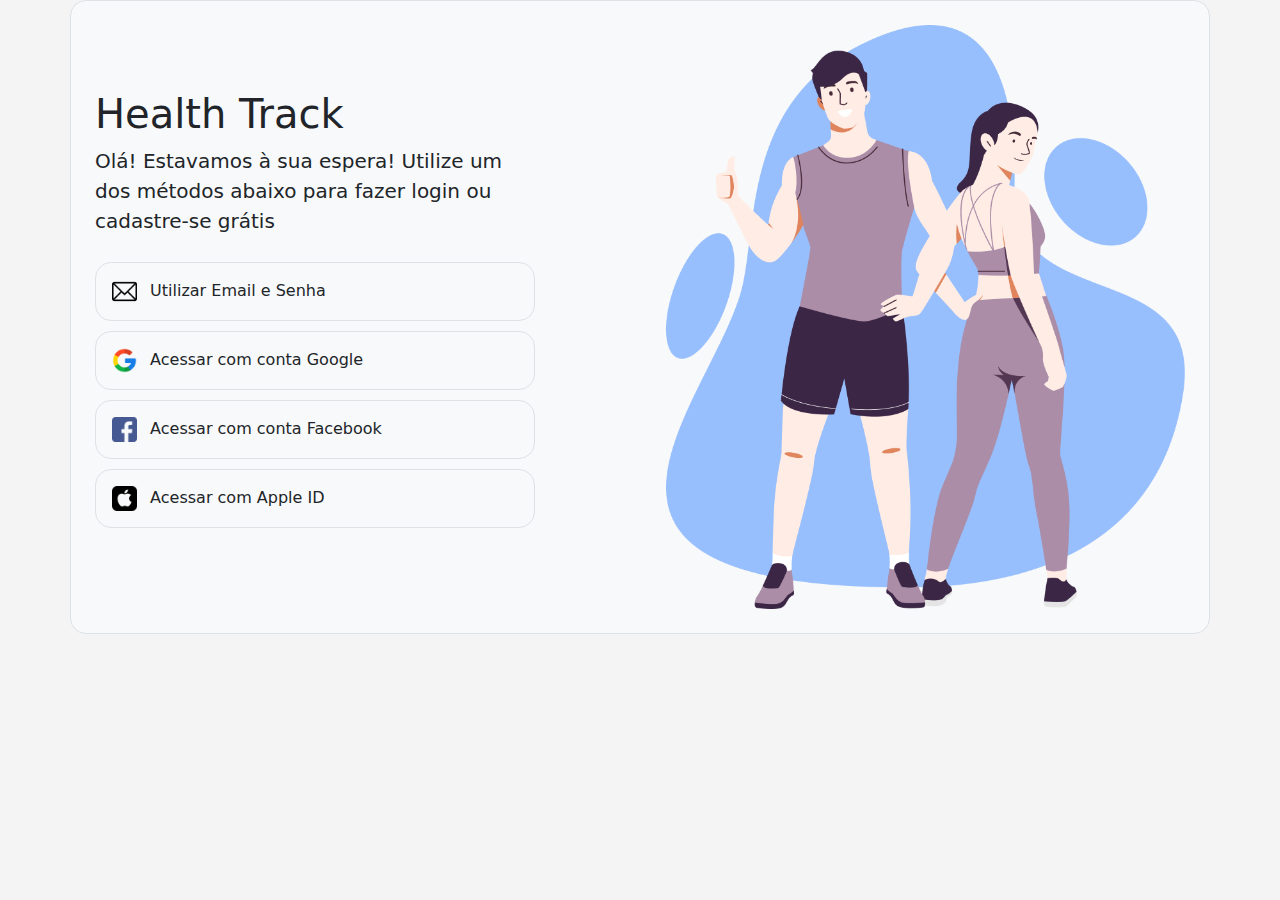
<file: index.html>
<!DOCTYPE html>
<html lang="en">

<head>
	<meta charset="UTF-8" />
	<meta name="viewport" content="width=device-width, initial-scale=1.0, user-scalable=no" />
	<meta http-equiv="X-UA-Compatible" content="ie=edge" />

	<link href="https://cdn.jsdelivr.net/npm/bootstrap@5.1.3/dist/css/bootstrap.min.css" rel="stylesheet" />
	<link href="./style.css" rel="stylesheet" />

	<title>Health Track ~ Acesso à plataforma</title>
</head>

<body>
	<div class="container p-4 border bg-light radius-4">

		<div class="row justify-content-between">
			<div class="d-flex order-md-1 col-xs-12 col-md-6 mb-md-0 mb-5">
				<img class="img-fluid" src="./images/draw-welcome.png" />
			</div>

			<div class="d-flex flex-column justify-content-center order-md-0 col-xs-12 col-md-5">
				<h1>Health Track</h1>
				<p class="lead">Olá! Estavamos à sua espera! Utilize um dos métodos abaixo para fazer login ou
					cadastre-se grátis</p>

				<!-- Social login buttons-->
				<ul class="social-icons-list">
					<li>
						<a href="login-mail.html" class="p-3 border radius-4 link-dark social-button">
							<img src="./images/icon-email.png" />
							<span class="m-2">Utilizar Email e Senha</span>
						</a>
					</li>
					<li>
						<a href="login-social.html" class="p-3 border radius-4 link-dark social-button">
							<img src="./images/icon-google.png" />
							<span class="m-2">Acessar com conta Google</span>
						</a>
					</li>
					<li>
						<a href="login-social.html" class="p-3 border radius-4 link-dark social-button">
							<img src="./images/icon-facebook.png" />
							<span class="m-2">Acessar com conta Facebook</span>
						</a>
					</li>
					<li>
						<a href="login-social.html" class="p-3 border radius-4 link-dark social-button">
							<img src="./images/icon-apple.png" />
							<span class="m-2">Acessar com Apple ID</span>
						</a>
					</li>
				</ul>
				<!-- / Social login buttons-->
			</div>
		</div>
	</div>
</body>

</html>
</file>
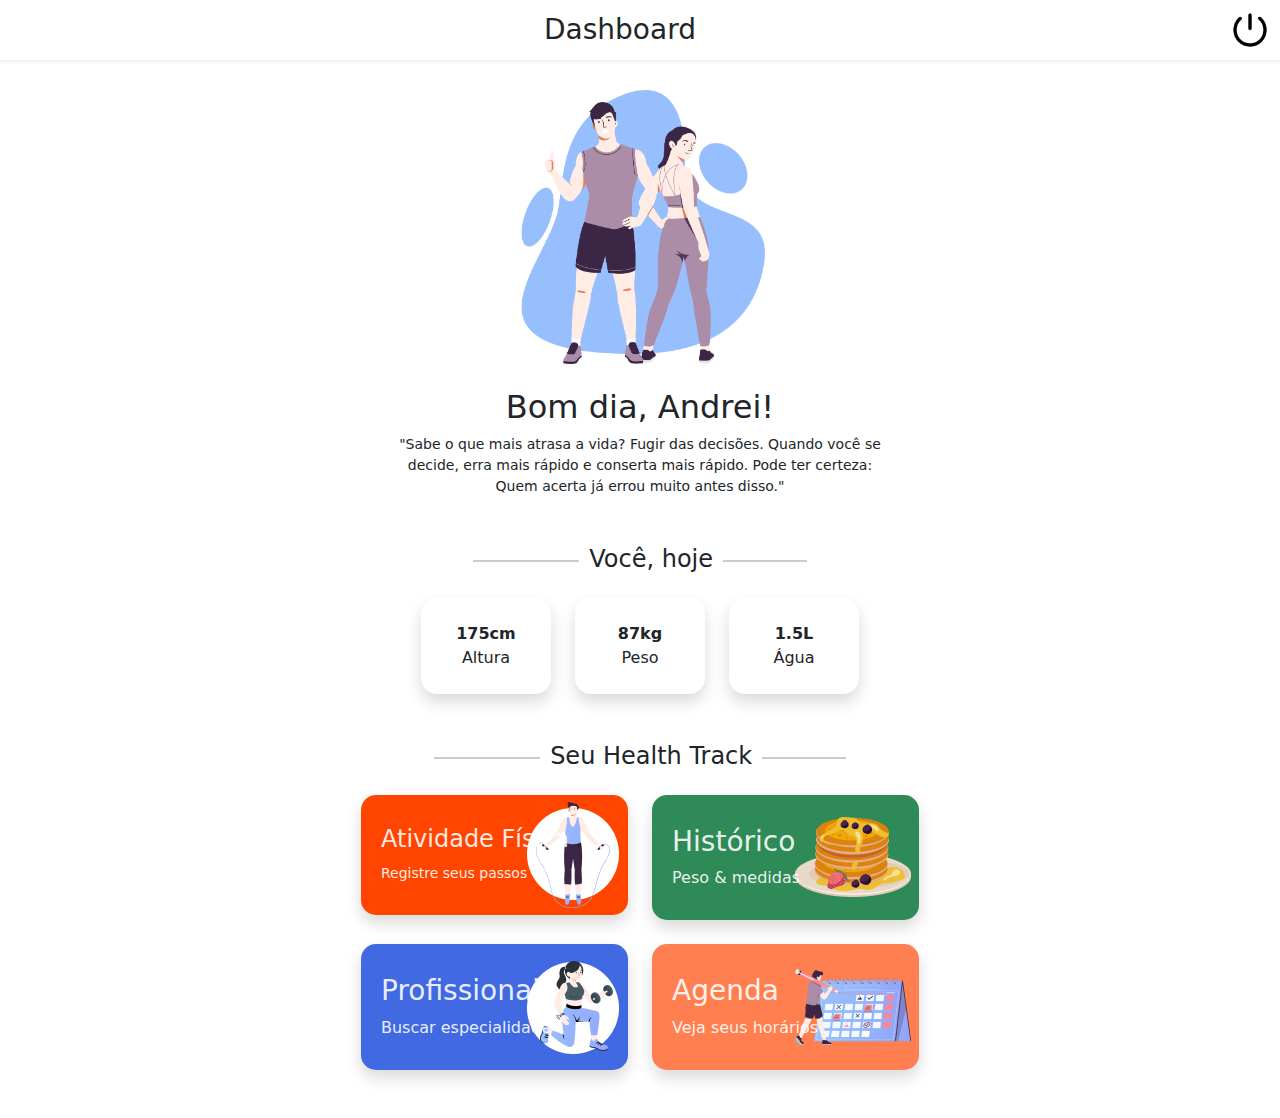
<file: dashboard.html>
<!DOCTYPE html>
<html lang="en">

<head>
    <meta charset="UTF-8" />
    <meta name="viewport" content="width=device-width, initial-scale=1.0, user-scalable=no" />
    <meta http-equiv="X-UA-Compatible" content="ie=edge" />

    <link href="https://cdn.jsdelivr.net/npm/bootstrap@5.1.3/dist/css/bootstrap.min.css" rel="stylesheet" />
    <link href="./style.css" rel="stylesheet" />

    <title>Health Track ~ Login</title>
</head>

<body>
    <main id="wrapper">

        <!-- app header -->
        <header id="app-nav" class="shadow-sm">
            <h1>Dashboard</h1>
            <a href="index.html"><img src="./images/icon-power.png" alt="Sair" /></a>
        </header>
        <!-- / app header -->

        <section id="inner-wrapper" class="container">
            <div class="col col-md-6 mx-auto d-flex flex-column">
                <img style="height:auto; width:250px" class="mx-auto" src="./images/draw-welcome.png" />

                <h2 class="mt-4 text-center">Bom dia, Andrei!</h2>
                <small class="text-center mb-5 mx-4">"Sabe o que mais atrasa a vida? Fugir das decisões. Quando você se
                    decide,
                    erra mais rápido e conserta mais rápido. Pode ter certeza: Quem acerta já errou muito antes disso."
                </small>

                <!-- Estatisticas-->
                <small class="separator text-center h4 mb-4">Você, hoje</small>
                <section class="row mx-2 mx-md-5 mb-4">
                    <div class="col mb-4">
                        <div class="radius-4 p-4 shadow text-center">
                            <b>175cm</b><br>
                            <span>Altura</span>
                        </div>
                    </div>

                    <div class="col mb-4">
                        <div class="radius-4 p-4 shadow text-center">
                            <b>87kg</b><br>
                            <span>Peso</span>
                        </div>
                    </div>

                    <div class="col mb-4">
                        <div class="radius-4 p-4 shadow text-center">
                            <b>1.5L</b><br>
                            <span>Água</span>
                        </div>
                    </div>
                </section>
                <!-- / Estatisticas-->

                <small class="separator text-center h4 mb-4">Seu Health Track</small>
                <div class="row">
                    <div class="col-xs-12 col-md-6 mb-4">
                        <div class="card-dashboard shadow card-activities">
                            <a href="atv_fisica/">
                                <p class="h4">Atividade Física </p>
                                <small>Registre seus passos</small>
                            </a>
                        </div>
                    </div>

                    <div class="col-xs-12 col-md-6 mb-4">
                        <div class="card-dashboard shadow card-weight">
                            <a href="#" onclick="alert('Em breve')">
                                <h3>Histórico</h3>
                                <span>Peso & medidas</span>
                            </a>
                        </div>
                    </div>
                </div>

                <div class="row mb-4">
                    <div class="col-xs-12 col-md-6 mb-4">
                        <div class="card-dashboard shadow card-professionals">
                            <a href="#" onclick="alert('Em breve')">
                                <h3>Profissionais</h3>
                                <span>Buscar especialidade</span>
                            </a>
                        </div>
                    </div>

                    <div class="col-xs-12 col-md-6 mb-4">
                        <div class="card-dashboard shadow card-calendar">
                            <a href="#" onclick="alert('Em breve')">
                                <h3>Agenda</h3>
                                <span>Veja seus horários</span>
                            </a>
                        </div>
                    </div>

                </div>
        </section>
    </main>
</body>

</html>
</file>
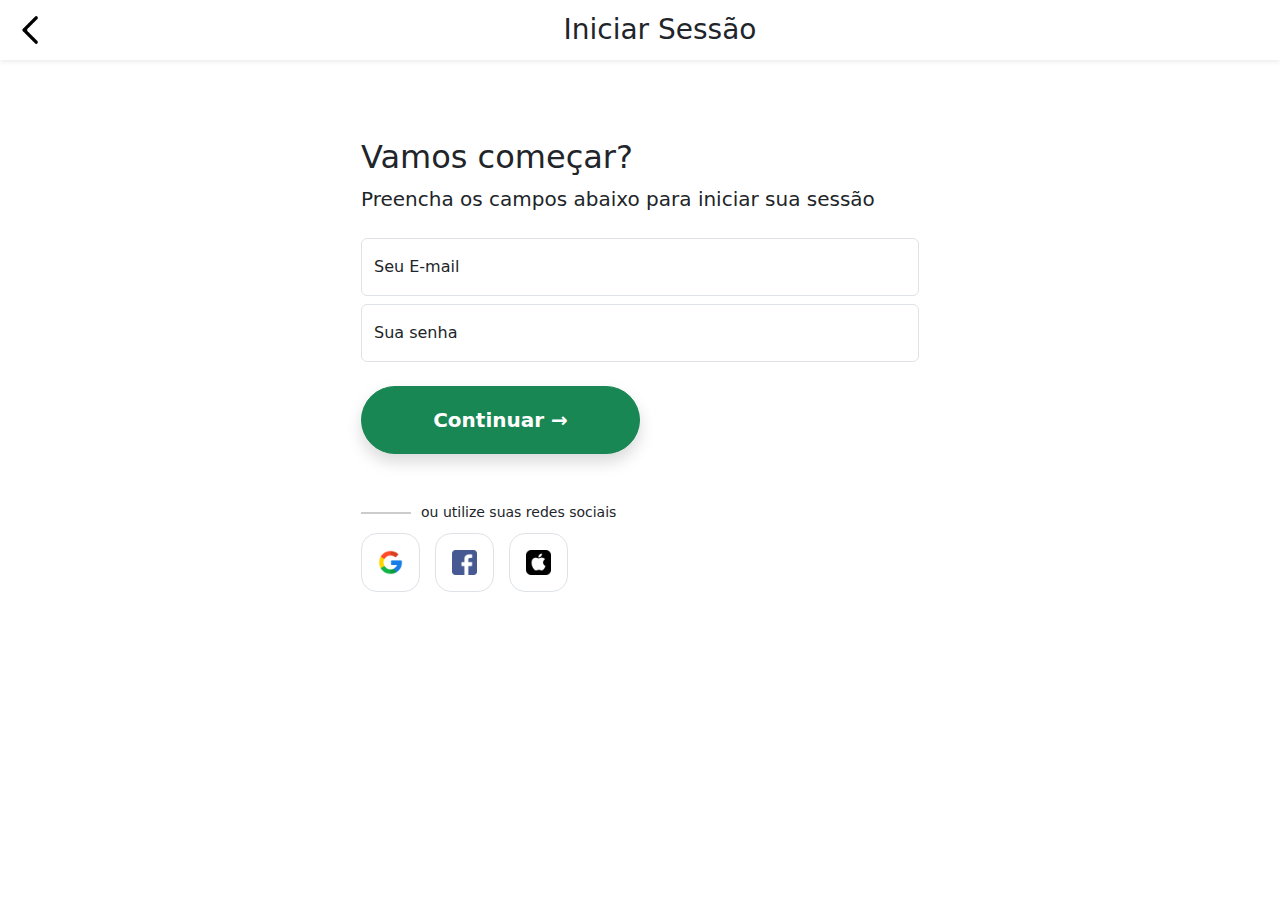
<file: login-mail.html>
<!DOCTYPE html>
<html lang="en">

<head>
    <meta charset="UTF-8" />
    <meta name="viewport" content="width=device-width, initial-scale=1.0, user-scalable=no" />
    <meta http-equiv="X-UA-Compatible" content="ie=edge" />

    <link href="https://cdn.jsdelivr.net/npm/bootstrap@5.1.3/dist/css/bootstrap.min.css" rel="stylesheet" />
    <link href="./style.css" rel="stylesheet" />

    <title>Health Track ~ Login</title>
</head>

<body>
    <main id="wrapper">

        <!-- app header -->
        <header id="app-nav" class="shadow-sm">
            <a href="index.html"><img src="./images/icon-back.png" alt="Voltar" /></a>
            <h1>Iniciar Sessão</h1>
        </header>
        <!-- / app header -->

        <section id="inner-wrapper" class="container">
            <div class="col col-md-6 mx-auto d-flex flex-column">
                <h2 class="mt-5">Vamos começar?</h2>
                <p class="lead">Preencha os campos abaixo para iniciar sua sessão</p>

                <!-- login form -->
                <form action="onboarding1.html" class="mb-5">
                    <div class="form-floating my-2">
                        <input required type="email" class="form-control" id="email" placeholder="Seu email">
                        <label for="email">Seu E-mail</label>
                    </div>

                    <div class="form-floating my-2">
                        <input required type="password" class="form-control" id="senha" placeholder="Senha">
                        <label for="senha">Sua senha</label>
                    </div>

                    <div class="d-grid col-6 mt-4">
                        <button class="btn btn-lg btn-success btn-pill shadow" type="submit">Continuar
                            &rarr;</button>
                    </div>
                </form>
                <!-- / login form -->

                <!-- Social login buttons-->
                <small class="separator-l">ou utilize suas redes sociais</small>
                <ul class="social-icons-list social-inline">
                    <li>
                        <a href="login-social.html" class="p-3 border radius-4 link-dark social-button">
                            <img src="./images/icon-google.png" />
                        </a>
                    </li>
                    <li>
                        <a href="login-social.html" class="p-3 border radius-4 link-dark social-button">
                            <img src="./images/icon-facebook.png" />
                        </a>
                    </li>
                    <li>
                        <a href="login-social.html" class="p-3 border radius-4 link-dark social-button">
                            <img src="./images/icon-apple.png" />
                        </a>
                    </li>
                </ul>
                <!-- / Social login buttons-->
            </div>
        </section>
    </main>
</body>

</html>
</file>
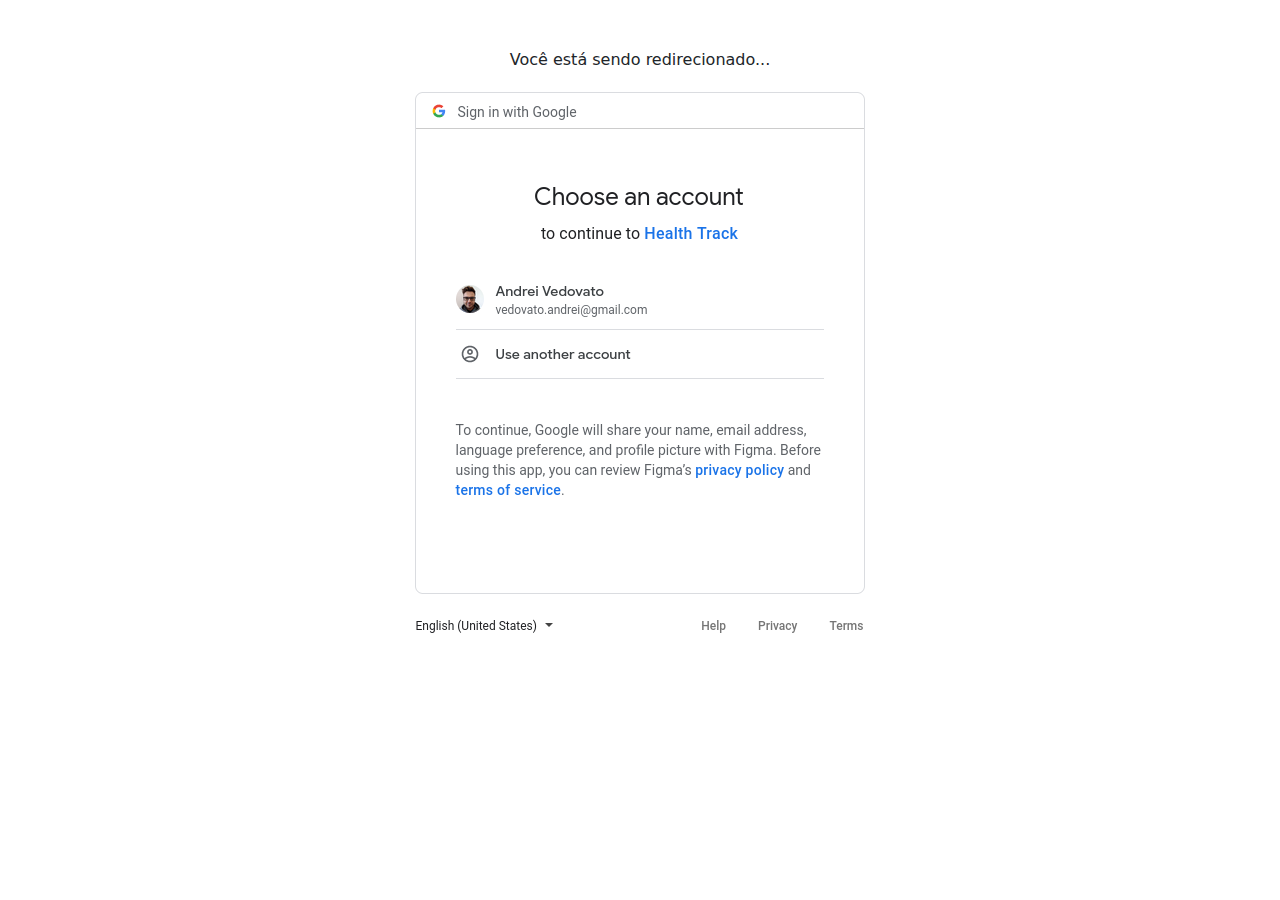
<file: login-social.html>
<!DOCTYPE html>
<html lang="en">

<head>
    <meta charset="UTF-8" />
    <meta name="viewport" content="width=device-width, initial-scale=1.0, user-scalable=no" />
    <meta http-equiv="refresh" content="2; url=onboarding.html" />
    <meta http-equiv="X-UA-Compatible" content="ie=edge" />

    <link href="https://cdn.jsdelivr.net/npm/bootstrap@5.1.3/dist/css/bootstrap.min.css" rel="stylesheet" />
    <link href="./style.css" rel="stylesheet" />

    <title>Health Track ~ Login Social</title>
</head>

<body style="background:white">
    <div class="d-flex justify-content-center">
        <div class="flex-column">
            <p class="text-center mt-5">Você está sendo redirecionado...</p>
            <img class="img-fluid" src="./images/demo-social-login.png" />
        </div>
    </div>
</body>

</html>
</file>
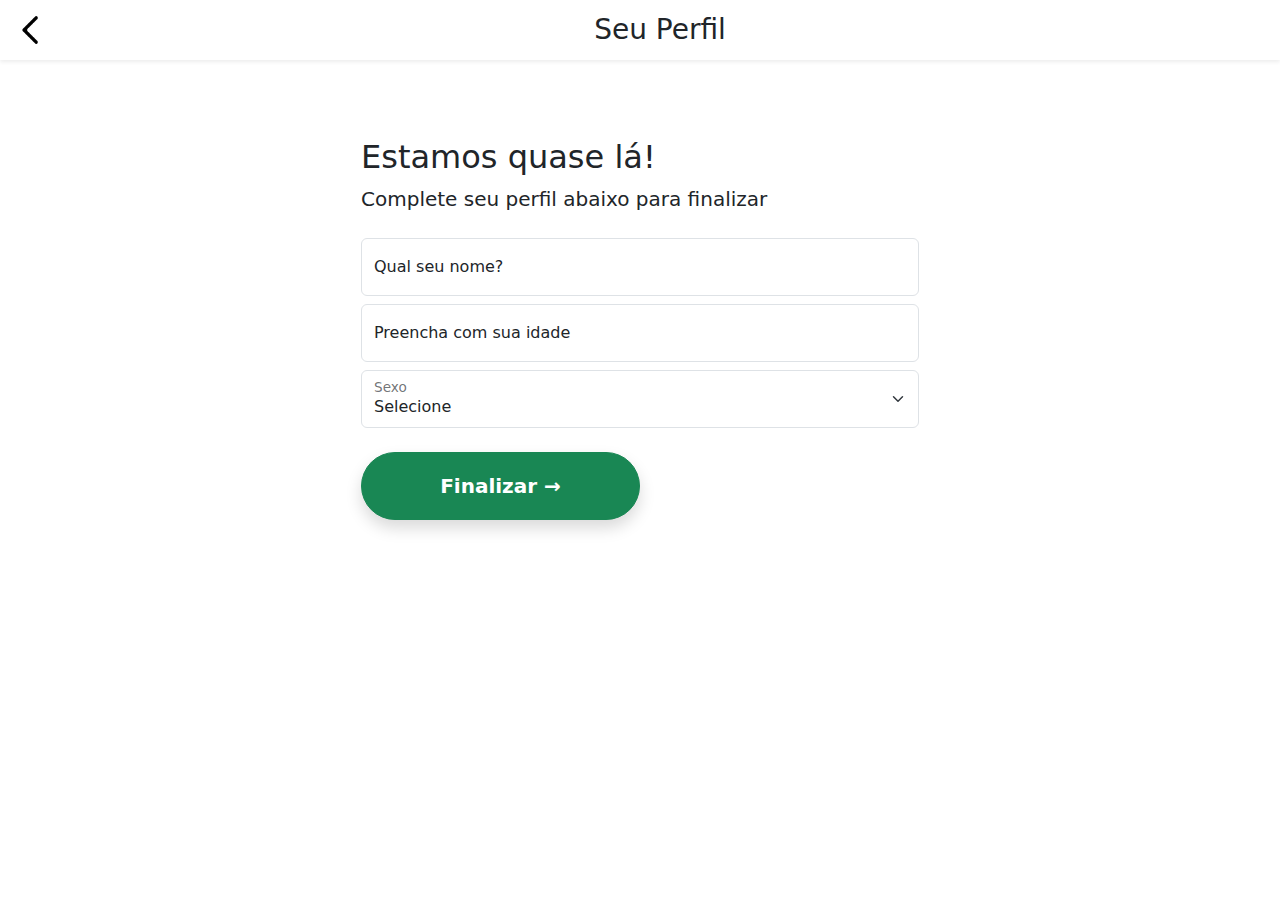
<file: onboarding.html>
<!DOCTYPE html>
<html lang="en">

<head>
    <meta charset="UTF-8" />
    <meta name="viewport" content="width=device-width, initial-scale=1.0, user-scalable=no" />
    <meta http-equiv="X-UA-Compatible" content="ie=edge" />

    <link href="https://cdn.jsdelivr.net/npm/bootstrap@5.1.3/dist/css/bootstrap.min.css" rel="stylesheet" />
    <link href="./style.css" rel="stylesheet" />

    <title>Health Track ~ Completar Perfil</title>
</head>

<body>
    <main id="wrapper">

        <!-- app header -->
        <header id="app-nav" class="shadow-sm">
            <a href="index.html"><img src="./images/icon-back.png" alt="Voltar" /></a>
            <h1>Seu Perfil</h1>
        </header>
        <!-- / app header -->

        <section id="inner-wrapper" class="container">
            <div class="col col-md-6 mx-auto d-flex flex-column">
                <h2 class="mt-5">Estamos quase lá!</h2>
                <p class="lead">Complete seu perfil abaixo para finalizar</p>

                <!-- form -->
                <form action="predashboard.html" class="mb-5">
                    <div class="form-floating my-2">
                        <input required type="text" class="form-control" id="name" placeholder />
                        <label for="name">Qual seu nome?</label>
                    </div>

                    <div class="form-floating my-2">
                        <input required type="number" min="18" class="form-control" id="name" placeholder />
                        <label for="name">Preencha com sua idade</label>
                    </div>

                    <div class="form-floating my-2">
                        <select name="sexo" class="form-select">
                            <option selected disabled>Selecione</option>
                            <option value="feminino">Feminino</option>
                            <option value="masculino">Masculino</option>
                            <option value="naoinformar">Não informar</option>
                        </select>
                        <label for="sexo">Sexo</label>
                    </div>

                    <div class="d-grid col-6 mt-4">
                        <button class="btn btn-lg btn-success btn-pill shadow" type="submit">Finalizar &rarr;</button>
                    </div>
                </form>
                <!-- / form -->
            </div>
        </section>
    </main>
</body>

</html>
</file>
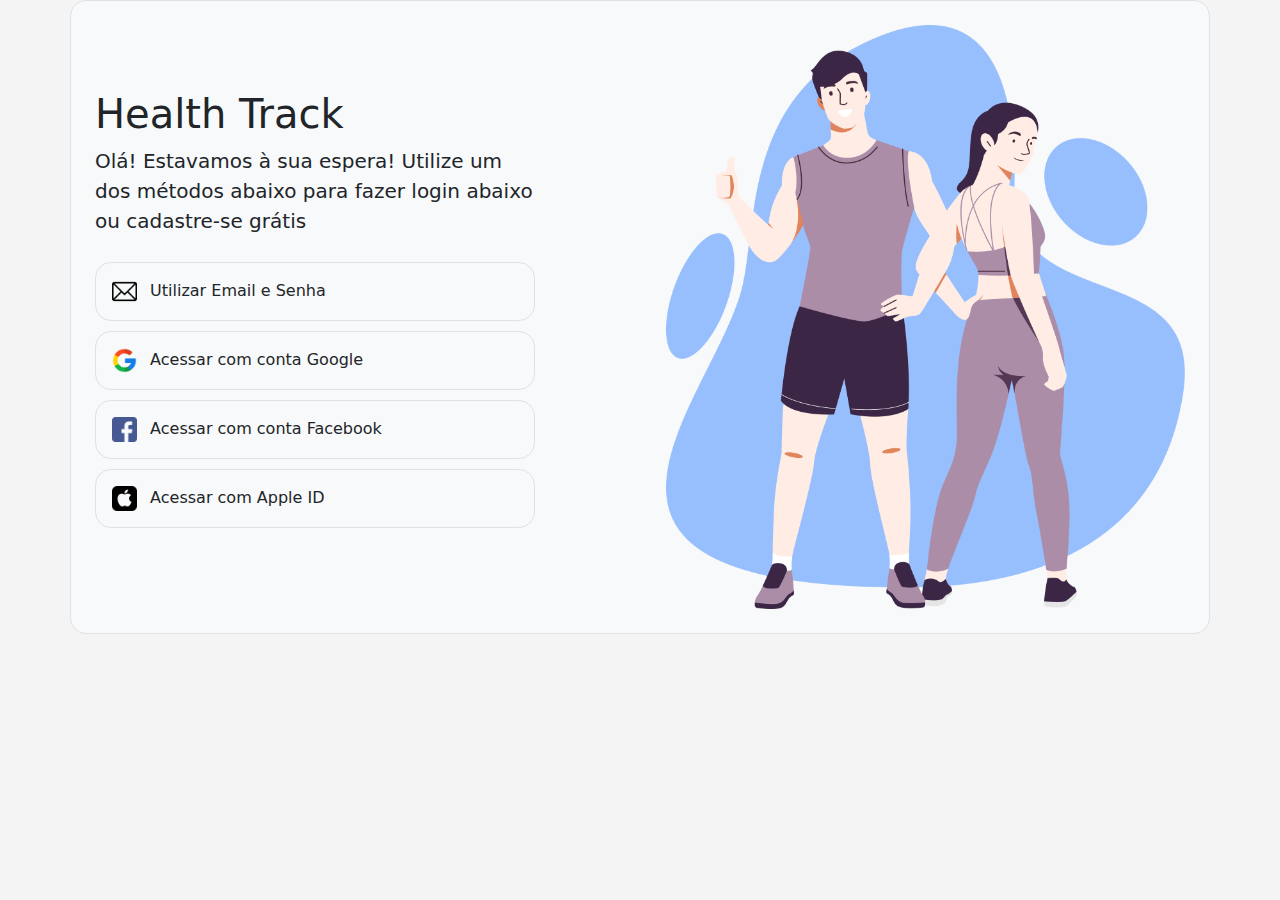
<file: onboarding1.html>
<!DOCTYPE html>
<html lang="en">

<head>
    <meta charset="UTF-8" />
    <meta name="viewport" content="width=device-width, initial-scale=1.0, user-scalable=no" />
    <meta http-equiv="X-UA-Compatible" content="ie=edge" />

    <link href="https://cdn.jsdelivr.net/npm/bootstrap@5.1.3/dist/css/bootstrap.min.css" rel="stylesheet" />
    <link href="./style.css" rel="stylesheet" />

    <title>Health Track ~ Login</title>
</head>

<body>
    <div class="container p-4 border bg-light radius-4">

        <div class="row justify-content-between">
            <div class="d-flex order-md-1 col-xs-12 col-md-6 mb-md-0 mb-5">
                <img class="img-fluid" src="./images/draw-welcome.png" />
            </div>

            <div class="d-flex flex-column justify-content-center order-md-0 col-xs-12 col-md-5">
                <h1>Health Track</h1>
                <p class="lead">Olá! Estavamos à sua espera! Utilize um dos métodos abaixo para fazer login abaixo ou
                    cadastre-se grátis</p>

                <!-- Social login buttons-->
                <ul class="social-icons-list">
                    <li>
                        <a href="login-mail.html" class="p-3 border radius-4 link-dark social-button">
                            <img src="./images/icon-email.png" />
                            <span class="m-2">Utilizar Email e Senha</span>
                        </a>
                    </li>
                    <li>
                        <a href="login-social.html" class="p-3 border radius-4 link-dark social-button">
                            <img src="./images/icon-google.png" />
                            <span class="m-2">Acessar com conta Google</span>
                        </a>
                    </li>
                    <li>
                        <a href="login-social.html" class="p-3 border radius-4 link-dark social-button">
                            <img src="./images/icon-facebook.png" />
                            <span class="m-2">Acessar com conta Facebook</span>
                        </a>
                    </li>
                    <li>
                        <a href="login-social.html" class="p-3 border radius-4 link-dark social-button">
                            <img src="./images/icon-apple.png" />
                            <span class="m-2">Acessar com Apple ID</span>
                        </a>
                    </li>
                </ul>
                <!-- / Social login buttons-->
            </div>
        </div>
    </div>
</body>

</html>
</file>
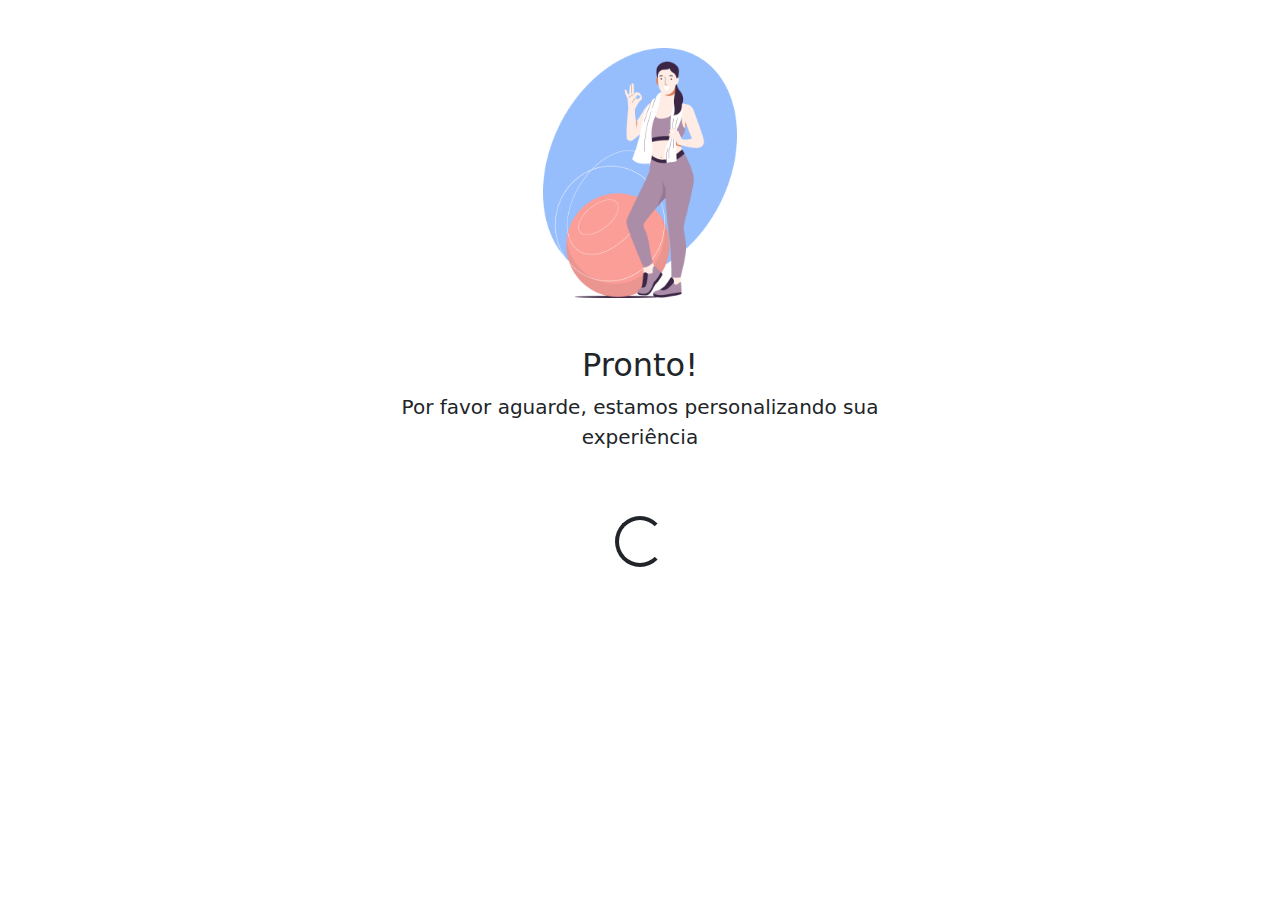
<file: predashboard.html>
<!DOCTYPE html>
<html lang="en">

<head>
    <meta charset="UTF-8" />
    <meta name="viewport" content="width=device-width, initial-scale=1.0, user-scalable=no" />
    <meta http-equiv="refresh" content="3; url=dashboard.html" />
    <meta http-equiv="X-UA-Compatible" content="ie=edge" />

    <link href="https://cdn.jsdelivr.net/npm/bootstrap@5.1.3/dist/css/bootstrap.min.css" rel="stylesheet" />
    <link href="./style.css" rel="stylesheet" />

    <title>Health Track ~ Carregando...</title>
</head>

<body>
    <main id="wrapper">
        <section id="inner-wrapper" class="container">
            <div class=" text-center col col-md-6 mx-auto mt-5 d-flex flex-column">
                <div>
                    <img src="./images/draw-finish.png" style="height:250px;width:auto" />
                </div>

                <h2 class="mt-5">Pronto!</h2>
                <p class="lead">Por favor aguarde, estamos personalizando sua experiência</p>

                <div class="spinner-border spinner-lg mx-auto mt-5" role="status"></div>
            </div>
        </section>
    </main>
</body>

</html>
</file>
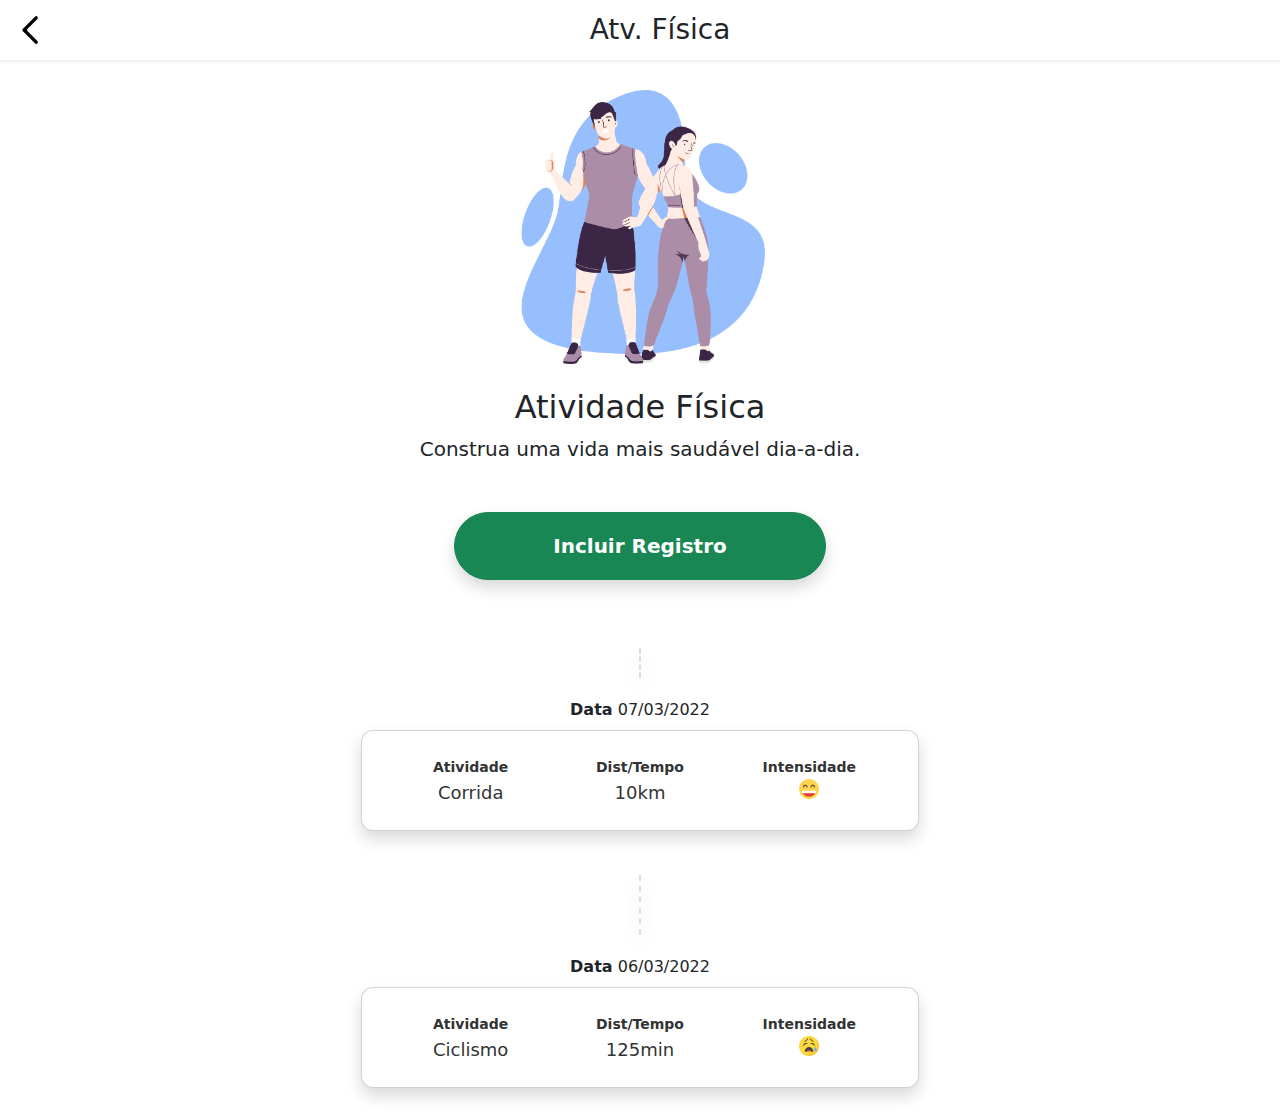
<file: atv_fisica/index2.html>
<!DOCTYPE html>
<html lang="en">

<head>
    <meta charset="UTF-8" />
    <meta name="viewport" content="width=device-width, initial-scale=1.0, user-scalable=no" />
    <meta http-equiv="X-UA-Compatible" content="ie=edge" />

    <link href="https://cdn.jsdelivr.net/npm/bootstrap@5.1.3/dist/css/bootstrap.min.css" rel="stylesheet" />
    <link href="../style.css" rel="stylesheet" />

    <title>Health Track ~ Atividades</title>
</head>

<body>
    <main id="wrapper">

        <!-- app header -->
        <header id="app-nav" class="shadow-sm">
            <a href="../dashboard.html"><img src="../images/icon-back.png" alt="Voltar" /></a>
            <h1>Atv. Física</h1>
        </header>
        <!-- / app header -->

        <section id="inner-wrapper" class="container">
            <div class="col col-md-6 mx-auto d-flex flex-column">
                <img style="height:auto; width:250px" class="mx-auto" src="../images/draw-welcome.png" />

                <h2 class="mt-4 text-center">Atividade Física</h2>
                <small class="lead mx-4 text-center">Construa uma vida mais saudável dia-a-dia.</small>

                <div class="d-grid col-8 my-5 mx-auto">
                    <a href="novo.html" class="btn btn-lg btn-success btn-pill shadow" type="submit">
                        Incluir Registro
                    </a>
                </div>

                <div class="shadow separator-timeline-mini"></div>

                <div>
                    <p class="mx-3 mb-2 text-center"><b>Data</b> 07/03/2022</p>
                    <div class="card shadow p-2 p-md-4 mb-4 radius-3 list-item">

                        <a href="#">
                            <ul class="distribute-inline">
                                <li>
                                    <small>Atividade</small><br>
                                    <span>Corrida</span>
                                </li>
                                <li>
                                    <small>Dist/Tempo</small><br>
                                    <span>10km</span>
                                </li>
                                <li>
                                    <small>Intensidade</small><br>
                                    <img src="../images/icon-emoji-grinning.png" />
                                </li>
                            </ul>
                        </a>
                    </div>
                </div>

                <div class="shadow separator-timeline"></div>

                <div>
                    <p class="mx-3 mb-2 text-center"><b>Data</b> 06/03/2022</p>
                    <div class="card shadow p-2 p-md-4 mb-4 radius-3 list-item">

                        <a href="#">
                            <ul class="distribute-inline">
                                <li>
                                    <small>Atividade</small><br>
                                    <span>Ciclismo</span>
                                </li>
                                <li>
                                    <small>Dist/Tempo</small><br>
                                    <span>125min</span>
                                </li>
                                <li>
                                    <small>Intensidade</small><br>
                                    <img src="../images/icon-emoji-sad.png" />
                                </li>
                            </ul>
                        </a>
                    </div>
                </div>

            </div>
        </section>
    </main>
</body>

</html>
</file>
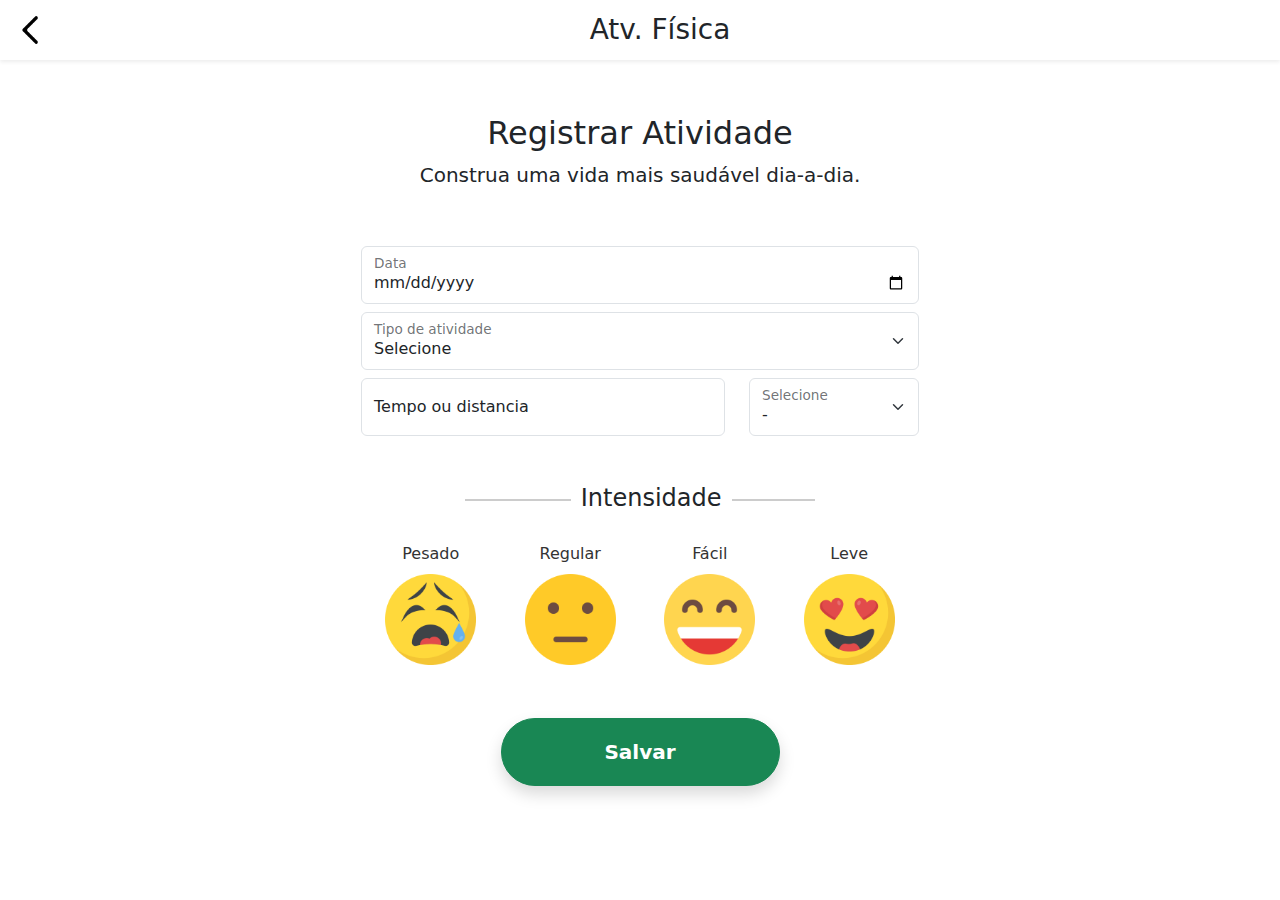
<file: atv_fisica/novo.html>
<!DOCTYPE html>
<html lang="en">

<head>
    <meta charset="UTF-8" />
    <meta name="viewport" content="width=device-width, initial-scale=1.0, user-scalable=no" />
    <meta http-equiv="X-UA-Compatible" content="ie=edge" />

    <link href="https://cdn.jsdelivr.net/npm/bootstrap@5.1.3/dist/css/bootstrap.min.css" rel="stylesheet" />
    <link href="../style.css" rel="stylesheet" />

    <title>Health Track ~ Atividades</title>
</head>

<body>
    <main id="wrapper">

        <!-- app header -->
        <header id="app-nav" class="shadow-sm">
            <a href="index.html"><img src="../images/icon-back.png" alt="Voltar" /></a>
            <h1>Atv. Física</h1>
        </header>
        <!-- / app header -->

        <section id="inner-wrapper" class="container">
            <div class="col col-md-6 mx-auto d-flex flex-column">
                <!-- <img style="height:auto; width:250px" class="mx-auto" src="../images/draw-welcome.png" /> -->

                <h2 class="mt-4 text-center">Registrar Atividade</h2>
                <small class="lead mb-5 mx-4 text-center">Construa uma vida mais saudável dia-a-dia.</small>

                <!-- form -->
                <form action="index2.html" class="mb-5">
                    <div class="form-floating my-2">
                        <input required type="date" min="2021-07-03" max="2022-10-03" class="form-control" id="data"
                            placeholder>
                        <label for="data">Data</label>
                    </div>

                    <div class="form-floating my-2">
                        <select required name="tipo" class="form-select">
                            <option selected disabled>Selecione</option>
                            <option value="corrida">Corrida</option>
                            <option value="caminhada">Caminhada</option>
                            <option value="ciclismo">Ciclismo</option>
                            <option value="crossfit">Crossfit</option>
                            <option value="remada">Remada</option>
                            <option value="outro">Outro</option>
                        </select>
                        <label for="tipo">Tipo de atividade</label>
                    </div>

                    <div class="form-floating my-2">
                        <div class="row">
                            <div class="col-8">
                                <div class="form-floating">
                                    <input required type="number" min="0" class="form-control" id="name" placeholder />
                                    <label for="name">Tempo ou distancia</label>
                                </div>
                            </div>

                            <div class="col-4">
                                <div class="form-floating">
                                    <select required name="tipo" class="form-select">
                                        <option selected disabled>-</option>
                                        <option value="distancia">Km</option>
                                        <option value="tempo">Min</option>
                                    </select>
                                    <label for="name">Selecione</label>
                                </div>
                            </div>
                        </div>
                    </div>

                    <div class="text-center my-5">
                        <small class="separator text-center h4 mb-4">Intensidade</small>

                        <ul class="distribute-inline mt-4">
                            <li>
                                <a href="#">
                                    <span>Pesado</span><br>
                                    <img class="icon-emoji" src="../images/icon-emoji-sad.png" alt="Pesado" />
                                </a>
                            </li>
                            <li>
                                <a href="#">
                                    <span>Regular</span><br>
                                    <img class="icon-emoji" src="../images/icon-emoji-neutral.png" alt="Regular" />
                                </a>
                            </li>
                            <li>
                                <a href="#">
                                    <span>Fácil</span><br>
                                    <img class="icon-emoji" src="../images/icon-emoji-grinning.png" alt="Facil" />
                                </a>
                            </li>
                            <li>
                                <a href="#">
                                    <span>Leve</span><br>
                                    <img class="icon-emoji" src="../images/icon-emoji-love.png" alt="Leve" />
                                </a>
                            </li>
                        </ul>
                    </div>

                    <div class="d-grid col-6 mt-4 mx-auto">
                        <button class="btn btn-lg btn-success btn-pill shadow" type="submit">Salvar</button>
                    </div>
                </form>
                <!-- / form -->

            </div>
        </section>
    </main>
</body>

</html>
</file>
<file: style.css>
* {
	margin: 0;
	padding: 0;
	box-sizing: border-box;
}

body {
	background: #f4f4f4;
}

#wrapper {
	background-color: white;
	flex-direction: column;
	display: flex;
	height: 100vh;
}

#wrapper-inner {
	background-color: green;
	border-radius: 20px;
	border: 1px solid #dfdfdf;
	margin: 0 20px;
}

@media (min-width: 992px) {
	#wrapper {
		display: flex;
		flex-direction: column;
		min-height: 100vh;
		height: 100%;
	}

	#inner-wrapper {
		display: flex;
		align-items: center;
		justify-content: center;
		min-height: 100%;
	}

}

#app-nav {
	width: 100%;
	display: flex;
	align-items: center;
	margin-bottom: 30px;
	padding: 10px
}

#app-nav img {
	width: 40px;
	height: 40px;
}

#app-nav h1 {
	margin: 0 20px;
	text-align: center;
	font-size: 1.75rem;
	width: 100%;
}

/* ====================== */

.btn-pill {
	border-radius: 80px;
	font-weight: bold;
	padding: 18px;
}

.separator-l:before {
	width: 50px;
	height: 2px;
	content: " ";
	display: inline-block;
	margin: 0 10px 3px 0;
	background: #ccc;
}

.separator:before {
	width: 19%;
	height: 2px;
	content: " ";
	display: inline-block;
	margin: 0 10px 5px 0;
	background: #ccc;
}

.separator:after {
	width: 15%;
	height: 2px;
	content: " ";
	display: inline-block;
	margin: 0 0 5px 10px;
	background: #ccc;
}

.separator-timeline,
.separator-timeline-mini {
	width: 2px;
	height: 60px;
	border-left: 2px dashed #ddd;
	margin: 20px auto;
}

.separator-timeline-mini {
	height: 30px;
}

.card:hover {
	background: #f0f1f1;
	transition: -1.3s;
}

.spinner-lg {
	width: 50px;
	height: 51px;
}

.radius-1 {
	border-radius: 5px
}

.radius-2 {
	border-radius: 8px
}

.radius-3 {
	border-radius: 12px
}

.radius-4 {
	border-radius: 16px
}

/* ====================== */

.social-inline {
	display: flex;
	justify-content: flex-around;
}

.social-inline li {
	margin: 0 15px 0 0
}

.social-icons-list {
	padding: 0
}

.social-icons-list li {
	list-style: none;
	margin-top: 10px
}

.social-button {
	text-decoration: none;
	display: block
}

.social-button:hover {
	background-color: #f2f2f2;
	transition: 0.5s;
}

.social-button img {
	width: 25px;
	height: 25px;
}

/* ====================== */

.card-dashboard {
	background-color: seagreen;
	border-radius: 15px;
}

.card-dashboard a {
	display: block;
	padding: 30px 20px;
	color: rgba(255, 255, 255, 0.9);
	text-decoration: none;
}

.card-dashboard a:hover {
	background-color: rgba(255, 255, 255, 0.2);
	border-radius: 15px;
	transition: 0.3s;
}

.card-activities {
	background-image: url('./images/feature-atv.png');
	background-repeat: no-repeat;
	background-position: 95% center;
	background-color: orangered;
	background-size: auto;
}

.card-weight {
	background-image: url('./images/feature-hist.png');
	background-repeat: no-repeat;
	background-position: 95% center;
	background-color: seagreen;
	background-size: auto;
}

.card-professionals {
	background-image: url('./images/feature-pro.png');
	background-repeat: no-repeat;
	background-position: 95% center;
	background-color: royalblue;
	background-size: auto;
}

.card-calendar {
	background-image: url('./images/feature-cal.png');
	background-repeat: no-repeat;
	background-position: 95% center;
	background-color: coral;
	background-size: auto;
}

/* ====================== */

.distribute-inline {
	display: flex;
	justify-content: space-around;
	padding: 0;
}

.distribute-inline li {
	list-style: none;
	text-align: center;
}

.distribute-inline a {
	color: #333;
	text-decoration: none;
	display: block;
	padding: 5px;
}

.distribute-inline a:hover,
.distribute-inline a:focus {
	border-radius: 10px;
	background: #f1f1f1;
	transition: 0.3s;
}

.distribute-inline img {
	width: 70%;
	height: auto;
	margin-top: 8px;
}

/* ====================== */

.list-item {
	padding: 5px;
}

.list-item ul {
	margin: 0;
}

.list-item li {
	width: 100%;
}

.list-item a {
	text-decoration: none;
	color: #333;
}

.list-item small {
	font-weight: bold;
}

.list-item span {
	font-size: 18px;
}

.list-item img {
	width: 20px;
	height: auto;
	margin-top: -5px;
}
</file>
